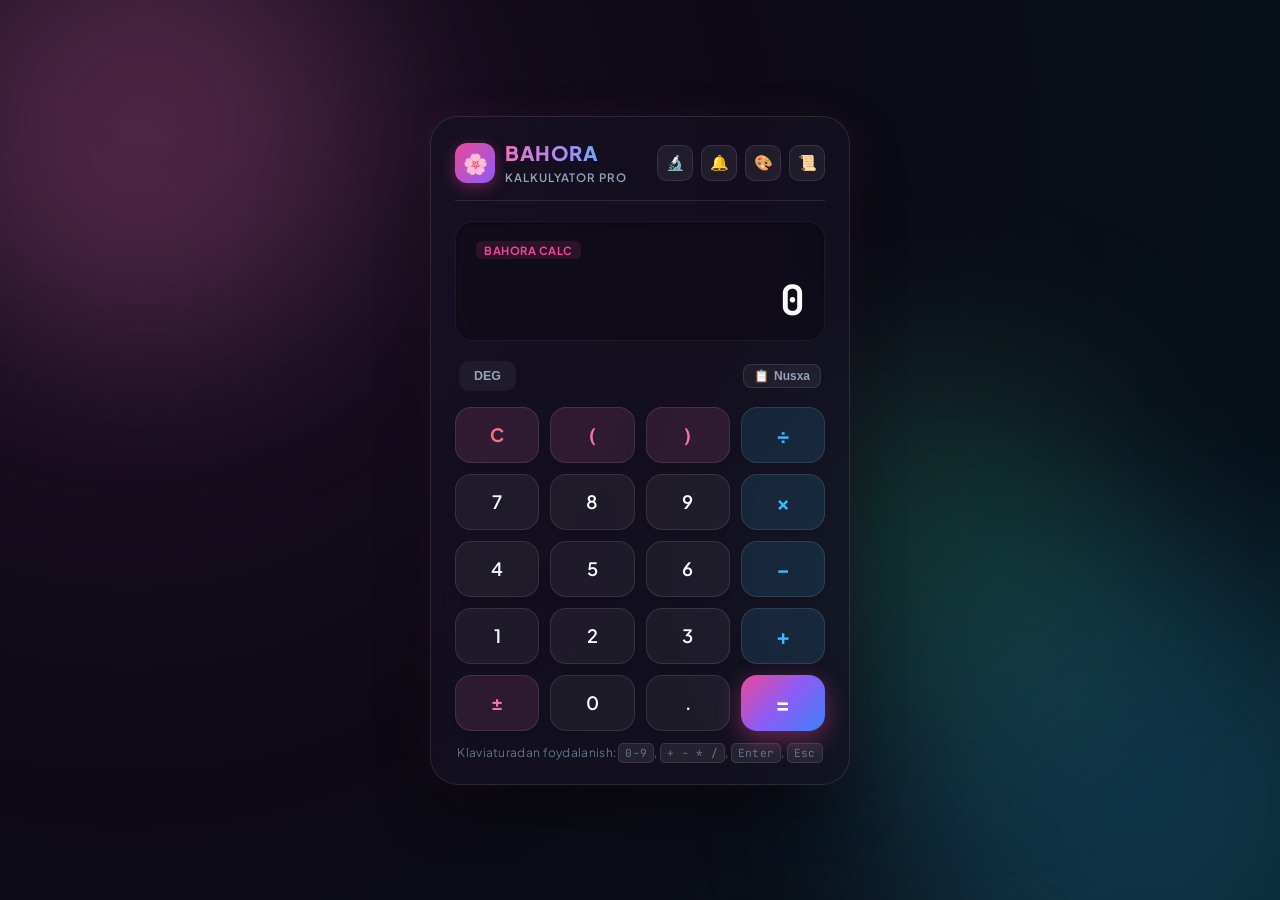
<file: index.html>
<!DOCTYPE html>
<html lang="uz">
<head>
  <meta charset="UTF-8">
  <meta name="viewport" content="width=device-width, initial-scale=1.0">
  <title>Bahora - Zamonaviy Kalkulyator</title>
  <meta name="description" content="Bahora - Chiroyli, tezkor va ilmiy funksiyalarga ega zamonaviy kalkulyator">
  <!-- Google Fonts -->
  <link rel="preconnect" href="https://fonts.googleapis.com">
  <link rel="preconnect" href="https://fonts.gstatic.com" crossorigin>
  <link href="https://fonts.googleapis.com/css2?family=JetBrains+Mono:wght@400;600;700&family=Plus+Jakarta+Sans:wght@400;500;600;700;800&display=swap" rel="stylesheet">
  <style>
/* ==========================================================================
   BAHORA CALCULATOR - STYLESHEET
   ========================================================================== */
:root {
  --bg-gradient: radial-gradient(circle at 10% 20%, #1e1026 0%, #0d0914 45%, #05141b 100%);
  --blob-1: rgba(244, 114, 182, 0.22);
  --blob-2: rgba(56, 189, 248, 0.2);
  --blob-3: rgba(52, 211, 153, 0.18);
  
  --card-bg: rgba(23, 19, 36, 0.68);
  --card-border: rgba(255, 255, 255, 0.1);
  --card-shadow: 0 25px 60px -15px rgba(0, 0, 0, 0.65), 0 0 40px rgba(244, 114, 182, 0.08);

  --btn-num-bg: rgba(255, 255, 255, 0.05);
  --btn-num-hover: rgba(255, 255, 255, 0.12);
  --btn-num-active: rgba(255, 255, 255, 0.18);
  --btn-num-color: #f8fafc;

  --btn-fn-bg: rgba(244, 114, 182, 0.12);
  --btn-fn-hover: rgba(244, 114, 182, 0.22);
  --btn-fn-color: #f472b6;

  --btn-op-bg: rgba(56, 189, 248, 0.12);
  --btn-op-hover: rgba(56, 189, 248, 0.24);
  --btn-op-color: #38bdf8;

  --btn-equal-bg: linear-gradient(135deg, #ec4899 0%, #8b5cf6 50%, #3b82f6 100%);
  --btn-equal-hover: linear-gradient(135deg, #f472b6 0%, #a78bfa 50%, #60a5fa 100%);
  --btn-equal-shadow: 0 8px 24px rgba(236, 72, 153, 0.4);
  --btn-equal-color: #ffffff;

  --btn-clear-color: #fb7185;

  --text-main: #f8fafc;
  --text-muted: #94a3b8;
  --text-dim: #64748b;
  --accent: #ec4899;

  --font-main: 'Plus Jakarta Sans', system-ui, -apple-system, sans-serif;
  --font-mono: 'JetBrains Mono', monospace;
  --radius-lg: 28px;
  --radius-md: 18px;
  --radius-sm: 12px;
}

[data-theme="cyber"] {
  --bg-gradient: radial-gradient(circle at 50% 0%, #0d1117 0%, #030712 100%);
  --blob-1: rgba(6, 182, 212, 0.22);
  --blob-2: rgba(147, 51, 234, 0.22);
  --blob-3: rgba(16, 185, 129, 0.15);

  --card-bg: rgba(15, 23, 42, 0.75);
  --card-border: rgba(6, 182, 212, 0.2);
  --card-shadow: 0 25px 60px -15px rgba(0, 0, 0, 0.8), 0 0 35px rgba(6, 182, 212, 0.15);

  --btn-num-bg: rgba(30, 41, 59, 0.7);
  --btn-num-hover: rgba(51, 65, 85, 0.9);
  --btn-num-color: #f1f5f9;

  --btn-fn-bg: rgba(168, 85, 247, 0.16);
  --btn-fn-hover: rgba(168, 85, 247, 0.28);
  --btn-fn-color: #c084fc;

  --btn-op-bg: rgba(6, 182, 212, 0.15);
  --btn-op-hover: rgba(6, 182, 212, 0.28);
  --btn-op-color: #22d3ee;

  --btn-equal-bg: linear-gradient(135deg, #06b6d4 0%, #3b82f6 50%, #8b5cf6 100%);
  --btn-equal-hover: linear-gradient(135deg, #22d3ee 0%, #60a5fa 50%, #a78bfa 100%);
  --btn-equal-shadow: 0 8px 24px rgba(6, 182, 212, 0.45);
  --btn-equal-color: #ffffff;
  --accent: #06b6d4;
}

[data-theme="light"] {
  --bg-gradient: radial-gradient(circle at 10% 20%, #fef2f2 0%, #f0fdf4 50%, #eff6ff 100%);
  --blob-1: rgba(251, 113, 133, 0.25);
  --blob-2: rgba(56, 189, 248, 0.25);
  --blob-3: rgba(74, 222, 128, 0.2);

  --card-bg: rgba(255, 255, 255, 0.75);
  --card-border: rgba(255, 255, 255, 0.9);
  --card-shadow: 0 25px 50px -12px rgba(100, 116, 139, 0.25), 0 0 25px rgba(244, 114, 182, 0.15);

  --btn-num-bg: rgba(255, 255, 255, 0.85);
  --btn-num-hover: #ffffff;
  --btn-num-active: #f1f5f9;
  --btn-num-color: #1e293b;

  --btn-fn-bg: rgba(244, 114, 182, 0.15);
  --btn-fn-hover: rgba(244, 114, 182, 0.25);
  --btn-fn-color: #db2777;

  --btn-op-bg: rgba(14, 165, 233, 0.14);
  --btn-op-hover: rgba(14, 165, 233, 0.25);
  --btn-op-color: #0284c7;

  --btn-equal-bg: linear-gradient(135deg, #f43f5e 0%, #ec4899 50%, #8b5cf6 100%);
  --btn-equal-hover: linear-gradient(135deg, #fb7185 0%, #f472b6 50%, #a78bfa 100%);
  --btn-equal-shadow: 0 8px 24px rgba(244, 63, 94, 0.35);
  --btn-equal-color: #ffffff;

  --text-main: #0f172a;
  --text-muted: #64748b;
  --text-dim: #94a3b8;
  --accent: #f43f5e;
}

* {
  margin: 0;
  padding: 0;
  box-sizing: border-box;
  -webkit-tap-highlight-color: transparent;
  user-select: none;
}

body {
  font-family: var(--font-main);
  background: var(--bg-gradient);
  color: var(--text-main);
  min-height: 100vh;
  display: flex;
  align-items: center;
  justify-content: center;
  position: relative;
  overflow-x: hidden;
  padding: 20px;
}

.background-blobs {
  position: fixed;
  inset: 0;
  overflow: hidden;
  pointer-events: none;
  z-index: 0;
}

.blob {
  position: absolute;
  filter: blur(90px);
  border-radius: 50%;
  animation: blobFloat 16s ease-in-out infinite alternate;
}

.blob-1 {
  width: 450px;
  height: 450px;
  background: var(--blob-1);
  top: -100px;
  left: -80px;
}

.blob-2 {
  width: 500px;
  height: 500px;
  background: var(--blob-2);
  bottom: -150px;
  right: -100px;
  animation-duration: 22s;
  animation-delay: -5s;
}

.blob-3 {
  width: 350px;
  height: 350px;
  background: var(--blob-3);
  top: 40%;
  left: 60%;
  animation-duration: 18s;
  animation-delay: -9s;
}

@keyframes blobFloat {
  0% { transform: translate(0, 0) scale(1); }
  50% { transform: translate(40px, -30px) scale(1.08); }
  100% { transform: translate(-30px, 40px) scale(0.95); }
}

.calculator-app {
  position: relative;
  z-index: 1;
  display: flex;
  gap: 24px;
  max-width: 960px;
  width: 100%;
  align-items: flex-start;
  justify-content: center;
  transition: all 0.3s ease;
}

.calculator-card {
  background: var(--card-bg);
  backdrop-filter: blur(24px);
  -webkit-backdrop-filter: blur(24px);
  border: 1px solid var(--card-border);
  box-shadow: var(--card-shadow);
  border-radius: var(--radius-lg);
  padding: 24px;
  width: 100%;
  max-width: 420px;
  position: relative;
  transition: max-width 0.3s cubic-bezier(0.16, 1, 0.3, 1), transform 0.2s ease;
}

.calculator-card.scientific-active {
  max-width: 540px;
}

.calc-header {
  display: flex;
  align-items: center;
  justify-content: space-between;
  margin-bottom: 20px;
  padding-bottom: 14px;
  border-bottom: 1px solid var(--card-border);
}

.brand {
  display: flex;
  align-items: center;
  gap: 10px;
}

.brand-icon {
  width: 40px;
  height: 40px;
  background: linear-gradient(135deg, #ec4899, #8b5cf6);
  border-radius: 12px;
  display: flex;
  align-items: center;
  justify-content: center;
  font-size: 20px;
  box-shadow: 0 4px 15px rgba(236, 72, 153, 0.35);
  animation: pulseBrand 3s ease-in-out infinite alternate;
}

@keyframes pulseBrand {
  0% { transform: scale(1); box-shadow: 0 4px 15px rgba(236, 72, 153, 0.35); }
  100% { transform: scale(1.05); box-shadow: 0 6px 20px rgba(236, 72, 153, 0.55); }
}

.brand-text h1 {
  font-size: 1.25rem;
  font-weight: 800;
  letter-spacing: 0.5px;
  background: linear-gradient(120deg, #f472b6, #a78bfa, #38bdf8);
  -webkit-background-clip: text;
  -webkit-text-fill-color: transparent;
  line-height: 1.2;
}

.brand-text span {
  font-size: 0.72rem;
  color: var(--text-muted);
  text-transform: uppercase;
  letter-spacing: 1px;
  font-weight: 600;
}

.header-actions {
  display: flex;
  align-items: center;
  gap: 8px;
}

.icon-btn {
  background: rgba(255, 255, 255, 0.06);
  border: 1px solid var(--card-border);
  color: var(--text-muted);
  width: 36px;
  height: 36px;
  border-radius: 10px;
  display: flex;
  align-items: center;
  justify-content: center;
  cursor: pointer;
  transition: all 0.2s ease;
  font-size: 15px;
}

.icon-btn:hover {
  background: rgba(255, 255, 255, 0.15);
  color: var(--text-main);
  transform: translateY(-1px);
}

.icon-btn.active {
  background: var(--accent);
  color: #fff;
  border-color: var(--accent);
}

.calc-screen {
  background: rgba(0, 0, 0, 0.2);
  border: 1px solid rgba(255, 255, 255, 0.05);
  border-radius: var(--radius-md);
  padding: 16px 20px;
  margin-bottom: 20px;
  position: relative;
  min-height: 120px;
  display: flex;
  flex-direction: column;
  justify-content: space-between;
  box-shadow: inset 0 2px 8px rgba(0, 0, 0, 0.25);
}

.screen-top {
  display: flex;
  align-items: center;
  justify-content: space-between;
  min-height: 24px;
}

.mode-badge {
  font-size: 0.7rem;
  font-weight: 700;
  text-transform: uppercase;
  color: var(--accent);
  background: rgba(236, 72, 153, 0.12);
  padding: 2px 8px;
  border-radius: 6px;
  letter-spacing: 0.5px;
}

.screen-history {
  font-family: var(--font-mono);
  font-size: 0.95rem;
  color: var(--text-muted);
  text-align: right;
  overflow-x: auto;
  white-space: nowrap;
  scrollbar-width: none;
}

.screen-history::-webkit-scrollbar {
  display: none;
}

.screen-main {
  display: flex;
  align-items: baseline;
  justify-content: flex-end;
  position: relative;
  overflow: hidden;
}

.screen-value {
  font-family: var(--font-mono);
  font-size: 2.6rem;
  font-weight: 700;
  color: var(--text-main);
  text-align: right;
  word-break: break-all;
  white-space: nowrap;
  letter-spacing: -0.5px;
  transition: font-size 0.15s ease;
  line-height: 1.1;
  max-width: 100%;
  overflow-x: auto;
  scrollbar-width: none;
}

.screen-value::-webkit-scrollbar {
  display: none;
}

.quick-bar {
  display: flex;
  align-items: center;
  justify-content: space-between;
  margin-bottom: 16px;
  padding: 0 4px;
}

.quick-tabs {
  display: flex;
  gap: 6px;
  background: rgba(255, 255, 255, 0.05);
  padding: 3px;
  border-radius: 10px;
}

.tab-btn {
  background: transparent;
  border: none;
  color: var(--text-muted);
  font-size: 0.78rem;
  font-weight: 600;
  padding: 5px 12px;
  border-radius: 7px;
  cursor: pointer;
  transition: all 0.2s ease;
}

.tab-btn.active {
  background: rgba(255, 255, 255, 0.15);
  color: var(--text-main);
}

.quick-actions {
  display: flex;
  gap: 6px;
}

.copy-btn {
  background: rgba(255, 255, 255, 0.06);
  border: 1px solid var(--card-border);
  color: var(--text-muted);
  font-size: 0.75rem;
  font-weight: 600;
  padding: 4px 10px;
  border-radius: 8px;
  cursor: pointer;
  display: flex;
  align-items: center;
  gap: 5px;
  transition: all 0.2s ease;
}

.copy-btn:hover {
  background: rgba(255, 255, 255, 0.12);
  color: var(--text-main);
}

.keypad-container {
  display: flex;
  gap: 12px;
}

.scientific-grid {
  display: grid;
  grid-template-columns: repeat(3, 1fr);
  gap: 10px;
  width: 170px;
  transition: all 0.3s cubic-bezier(0.16, 1, 0.3, 1);
  overflow: hidden;
}

.scientific-grid.hidden {
  display: none;
}

.standard-grid {
  display: grid;
  grid-template-columns: repeat(4, 1fr);
  gap: 11px;
  flex: 1;
}

.calc-btn {
  height: 56px;
  border-radius: 16px;
  border: 1px solid var(--card-border);
  background: var(--btn-num-bg);
  color: var(--btn-num-color);
  font-family: var(--font-main);
  font-size: 1.15rem;
  font-weight: 600;
  cursor: pointer;
  display: flex;
  align-items: center;
  justify-content: center;
  transition: all 0.15s cubic-bezier(0.4, 0, 0.2, 1);
  position: relative;
  overflow: hidden;
  box-shadow: 0 4px 6px -1px rgba(0, 0, 0, 0.1);
}

.calc-btn:hover {
  background: var(--btn-num-hover);
  transform: translateY(-2px);
  box-shadow: 0 6px 14px rgba(0, 0, 0, 0.2);
}

.calc-btn:active {
  transform: translateY(1px) scale(0.97);
  box-shadow: 0 2px 4px rgba(0, 0, 0, 0.15);
}

.btn-sci {
  height: 50px;
  font-size: 0.95rem;
  background: rgba(255, 255, 255, 0.04);
  color: var(--text-muted);
}

.btn-sci:hover {
  background: rgba(255, 255, 255, 0.12);
  color: var(--text-main);
}

.btn-fn {
  background: var(--btn-fn-bg);
  color: var(--btn-fn-color);
  font-weight: 700;
}

.btn-fn:hover {
  background: var(--btn-fn-hover);
}

.btn-op {
  background: var(--btn-op-bg);
  color: var(--btn-op-color);
  font-size: 1.35rem;
  font-weight: 700;
}

.btn-op:hover {
  background: var(--btn-op-hover);
}

.btn-clear {
  color: var(--btn-clear-color);
}

.btn-equal {
  background: var(--btn-equal-bg);
  color: var(--btn-equal-color);
  font-size: 1.45rem;
  font-weight: 700;
  box-shadow: var(--btn-equal-shadow);
  border: none;
}

.btn-equal:hover {
  background: var(--btn-equal-hover);
  box-shadow: 0 10px 28px rgba(236, 72, 153, 0.55);
  transform: translateY(-2px);
}

.history-drawer {
  background: var(--card-bg);
  backdrop-filter: blur(24px);
  -webkit-backdrop-filter: blur(24px);
  border: 1px solid var(--card-border);
  box-shadow: var(--card-shadow);
  border-radius: var(--radius-lg);
  padding: 24px;
  width: 320px;
  height: 560px;
  display: flex;
  flex-direction: column;
  transition: all 0.3s ease;
}

.history-drawer.closed {
  display: none;
}

.history-header {
  display: flex;
  align-items: center;
  justify-content: space-between;
  margin-bottom: 16px;
  padding-bottom: 12px;
  border-bottom: 1px solid var(--card-border);
}

.history-header h2 {
  font-size: 1.05rem;
  font-weight: 700;
  display: flex;
  align-items: center;
  gap: 8px;
}

.clear-history-btn {
  background: transparent;
  border: none;
  color: var(--text-dim);
  font-size: 0.8rem;
  font-weight: 600;
  cursor: pointer;
  transition: color 0.2s;
  padding: 4px 8px;
  border-radius: 6px;
}

.clear-history-btn:hover {
  color: var(--btn-clear-color);
  background: rgba(251, 113, 133, 0.1);
}

.history-list {
  flex: 1;
  overflow-y: auto;
  display: flex;
  flex-direction: column;
  gap: 12px;
  padding-right: 4px;
}

.history-list::-webkit-scrollbar {
  width: 5px;
}

.history-list::-webkit-scrollbar-thumb {
  background: rgba(255, 255, 255, 0.15);
  border-radius: 10px;
}

.history-empty {
  margin: auto;
  text-align: center;
  color: var(--text-dim);
  font-size: 0.9rem;
}

.history-empty span {
  display: block;
  font-size: 2.2rem;
  margin-bottom: 8px;
  opacity: 0.6;
}

.history-item {
  background: rgba(255, 255, 255, 0.04);
  border: 1px solid var(--card-border);
  border-radius: 12px;
  padding: 12px 14px;
  cursor: pointer;
  transition: all 0.2s ease;
  text-align: right;
}

.history-item:hover {
  background: rgba(255, 255, 255, 0.08);
  border-color: rgba(255, 255, 255, 0.2);
  transform: translateX(-2px);
}

.history-expr {
  font-family: var(--font-mono);
  font-size: 0.85rem;
  color: var(--text-muted);
  margin-bottom: 4px;
  word-break: break-all;
}

.history-result {
  font-family: var(--font-mono);
  font-size: 1.15rem;
  font-weight: 700;
  color: var(--accent);
}

.history-time {
  font-size: 0.68rem;
  color: var(--text-dim);
  margin-top: 4px;
}

.toast {
  position: fixed;
  bottom: 30px;
  left: 50%;
  transform: translateX(-50%) translateY(100px);
  background: rgba(15, 23, 42, 0.92);
  backdrop-filter: blur(12px);
  color: #f8fafc;
  padding: 10px 20px;
  border-radius: 30px;
  font-size: 0.85rem;
  font-weight: 600;
  border: 1px solid rgba(255, 255, 255, 0.15);
  box-shadow: 0 10px 25px rgba(0, 0, 0, 0.4);
  pointer-events: none;
  opacity: 0;
  transition: all 0.3s cubic-bezier(0.16, 1, 0.3, 1);
  z-index: 999;
  display: flex;
  align-items: center;
  gap: 8px;
}

.toast.show {
  transform: translateX(-50%) translateY(0);
  opacity: 1;
}

.keyboard-hint {
  text-align: center;
  font-size: 0.75rem;
  color: var(--text-dim);
  margin-top: 14px;
  letter-spacing: 0.3px;
}

.keyboard-hint kbd {
  background: rgba(255, 255, 255, 0.08);
  border: 1px solid var(--card-border);
  padding: 2px 6px;
  border-radius: 5px;
  font-family: var(--font-mono);
  font-size: 0.7rem;
}

@media (max-width: 820px) {
  .calculator-app {
    flex-direction: column;
    align-items: center;
  }
  .history-drawer {
    width: 100%;
    max-width: 420px;
    height: 320px;
  }
  .calculator-card.scientific-active {
    max-width: 100%;
  }
}

@media (max-width: 520px) {
  body {
    padding: 12px;
  }
  .calculator-card {
    padding: 16px;
    border-radius: 22px;
  }
  .calc-btn {
    height: 50px;
    font-size: 1.05rem;
    border-radius: 12px;
  }
  .btn-sci {
    height: 44px;
    font-size: 0.82rem;
  }
  .screen-value {
    font-size: 2.1rem;
  }
}
  </style>
</head>
<body>

  <!-- Ambient Glowing Blobs -->
  <div class="background-blobs">
    <div class="blob blob-1"></div>
    <div class="blob blob-2"></div>
    <div class="blob blob-3"></div>
  </div>

  <main class="calculator-app">
    
    <!-- Calculator Main Card -->
    <section class="calculator-card" id="calculatorCard">
      
      <!-- Top Brand & Header -->
      <header class="calc-header">
        <div class="brand">
          <div class="brand-icon" aria-hidden="true">🌸</div>
          <div class="brand-text">
            <h1>BAHORA</h1>
            <span>Kalkulyator Pro</span>
          </div>
        </div>
        <div class="header-actions">
          <button class="icon-btn" id="sciToggleBtn" title="Ilmiy rejimni yoqish/o'chirish" aria-label="Ilmiy rejim">
            🔬
          </button>
          <button class="icon-btn" id="soundToggleBtn" title="Ovozni yoqish/o'chirish" aria-label="Ovoz sozlamasi">
            🔔
          </button>
          <button class="icon-btn" id="themeToggleBtn" title="Mavzuni almashtirish" aria-label="Mavzu">
            🎨
          </button>
          <button class="icon-btn" id="historyToggleBtn" title="Tarixni ochish" aria-label="Hisoblar tarixi">
            📜
          </button>
        </div>
      </header>

      <!-- Screen Display -->
      <div class="calc-screen" id="calcScreen">
        <div class="screen-top">
          <span class="mode-badge" id="modeBadge">BAHORA CALC</span>
          <div class="screen-history" id="screenHistory" aria-live="polite"></div>
        </div>
        <div class="screen-main">
          <div class="screen-value" id="screenValue" aria-live="assertive">0</div>
        </div>
      </div>

      <!-- Quick Action Controls -->
      <div class="quick-bar">
        <div class="quick-tabs">
          <button class="tab-btn" id="angleToggleBtn" title="Burchak o'lchovi: Gradus yoki Radian">DEG</button>
        </div>
        <div class="quick-actions">
          <button class="copy-btn" id="copyBtn" title="Natijani nusxalash">
            <span>📋</span> Nusxa
          </button>
        </div>
      </div>

      <!-- Keypad Container -->
      <div class="keypad-container">
        
        <!-- Scientific Extended Keypad (Toggleable) -->
        <div class="scientific-grid hidden" id="scientificGrid">
          <button class="calc-btn btn-sci" data-action="sci-fn" data-val="sin" title="Sinus">sin</button>
          <button class="calc-btn btn-sci" data-action="sci-fn" data-val="cos" title="Kosinus">cos</button>
          <button class="calc-btn btn-sci" data-action="sci-fn" data-val="tan" title="Tangens">tan</button>

          <button class="calc-btn btn-sci" data-action="sci-fn" data-val="sqrt" title="Kvadrat ildiz">√</button>
          <button class="calc-btn btn-sci" data-action="sci-fn" data-val="sqr" title="Kvadrat (x²)">x²</button>
          <button class="calc-btn btn-sci" data-action="sci-fn" data-val="pow" title="Daraja (xʸ)">xʸ</button>

          <button class="calc-btn btn-sci" data-action="sci-fn" data-val="log" title="O'nlik logarifm">log</button>
          <button class="calc-btn btn-sci" data-action="sci-fn" data-val="ln" title="Natural logarifm">ln</button>
          <button class="calc-btn btn-sci" data-action="sci-fn" data-val="recip" title="Teskari son (1/x)">1/x</button>

          <button class="calc-btn btn-sci" data-action="const" data-val="pi" title="Pi soni (π)">π</button>
          <button class="calc-btn btn-sci" data-action="const" data-val="e" title="Eyler soni (e)">e</button>
          <button class="calc-btn btn-sci" data-action="sci-fn" data-val="fact" title="Faktorial (n!)">n!</button>
        </div>

        <!-- Standard Primary Keypad -->
        <div class="standard-grid">
          <!-- Row 1 -->
          <button class="calc-btn btn-fn btn-clear" data-action="clear" title="Hammasini tozalash (Esc)">C</button>
          <button class="calc-btn btn-fn" data-action="paren" data-val="(">(</button>
          <button class="calc-btn btn-fn" data-action="paren" data-val=")">)</button>
          <button class="calc-btn btn-op" data-action="op" data-val="÷">÷</button>

          <!-- Row 2 -->
          <button class="calc-btn" data-action="num" data-val="7">7</button>
          <button class="calc-btn" data-action="num" data-val="8">8</button>
          <button class="calc-btn" data-action="num" data-val="9">9</button>
          <button class="calc-btn btn-op" data-action="op" data-val="×">×</button>

          <!-- Row 3 -->
          <button class="calc-btn" data-action="num" data-val="4">4</button>
          <button class="calc-btn" data-action="num" data-val="5">5</button>
          <button class="calc-btn" data-action="num" data-val="6">6</button>
          <button class="calc-btn btn-op" data-action="op" data-val="-">−</button>

          <!-- Row 4 -->
          <button class="calc-btn" data-action="num" data-val="1">1</button>
          <button class="calc-btn" data-action="num" data-val="2">2</button>
          <button class="calc-btn" data-action="num" data-val="3">3</button>
          <button class="calc-btn btn-op" data-action="op" data-val="+">+</button>

          <!-- Row 5 -->
          <button class="calc-btn btn-fn" data-action="pm" title="Ishorani o'zgartirish">±</button>
          <button class="calc-btn" data-action="num" data-val="0">0</button>
          <button class="calc-btn" data-action="decimal">.</button>
          <button class="calc-btn btn-equal" data-action="eq" title="Teng (Enter)">=</button>
        </div>
      </div>

      <!-- Keyboard tip -->
      <footer class="keyboard-hint">
        Klaviaturadan foydalanish: <kbd>0-9</kbd>, <kbd>+ - * /</kbd>, <kbd>Enter</kbd>, <kbd>Esc</kbd>
      </footer>
    </section>

    <!-- History Slide Drawer -->
    <aside class="history-drawer closed" id="historyDrawer" aria-label="Hisob-kitoblar tarixi">
      <div class="history-header">
        <h2><span>📜</span> Tarix</h2>
        <button class="clear-history-btn" id="clearHistoryBtn">Tozalash</button>
      </div>
      <div class="history-list" id="historyList">
        <!-- Rendered dynamically -->
      </div>
    </aside>

  </main>

  <!-- Interactive Toast Notification -->
  <div class="toast" id="toast" role="status" aria-live="polite"></div>

  <script>
class BahoraCalculator {
  constructor() {
    this.currentVal = '0';
    this.exprVal = '';
    this.history = JSON.parse(localStorage.getItem('bahora_calc_history') || '[]');
    this.soundEnabled = localStorage.getItem('bahora_calc_sound') !== 'false';
    this.currentTheme = localStorage.getItem('bahora_calc_theme') || 'bahora';
    this.angleMode = 'DEG';
    this.justEvaluated = false;

    this.audioCtx = null;
    this.initElements();
    this.initAudio();
    this.bindEvents();
    this.applyTheme(this.currentTheme);
    this.render();
    this.renderHistory();
  }

  initElements() {
    this.screenValue = document.getElementById('screenValue');
    this.screenHistory = document.getElementById('screenHistory');
    this.modeBadge = document.getElementById('modeBadge');
    this.historyList = document.getElementById('historyList');
    this.historyDrawer = document.getElementById('historyDrawer');
    this.calcCard = document.getElementById('calculatorCard');
    this.sciGrid = document.getElementById('scientificGrid');
    this.toastEl = document.getElementById('toast');
    this.soundToggleBtn = document.getElementById('soundToggleBtn');
    this.themeToggleBtn = document.getElementById('themeToggleBtn');
    this.sciToggleBtn = document.getElementById('sciToggleBtn');
    this.historyToggleBtn = document.getElementById('historyToggleBtn');
    this.angleToggleBtn = document.getElementById('angleToggleBtn');
  }

  initAudio() {
    try {
      const AudioContext = window.AudioContext || window.webkitAudioContext;
      if (AudioContext) {
        this.audioCtx = new AudioContext();
      }
    } catch (e) {
      console.warn('AudioContext unavailable');
    }
  }

  playClickSound(freq = 600, duration = 0.035) {
    if (!this.soundEnabled || !this.audioCtx) return;
    try {
      if (this.audioCtx.state === 'suspended') {
        this.audioCtx.resume();
      }
      const osc = this.audioCtx.createOscillator();
      const gain = this.audioCtx.createGain();

      osc.type = 'sine';
      osc.frequency.setValueAtTime(freq, this.audioCtx.currentTime);
      osc.frequency.exponentialRampToValueAtTime(freq * 0.5, this.audioCtx.currentTime + duration);

      gain.gain.setValueAtTime(0.08, this.audioCtx.currentTime);
      gain.gain.exponentialRampToValueAtTime(0.001, this.audioCtx.currentTime + duration);

      osc.connect(gain);
      gain.connect(this.audioCtx.destination);

      osc.start();
      osc.stop(this.audioCtx.currentTime + duration);
    } catch (e) {
      // Ignore
    }
  }

  bindEvents() {
    document.querySelectorAll('.calc-btn').forEach(btn => {
      btn.addEventListener('click', () => {
        const action = btn.dataset.action;
        const val = btn.dataset.val;
        this.handleButton(action, val);
      });
    });

    this.soundToggleBtn?.addEventListener('click', () => {
      this.soundEnabled = !this.soundEnabled;
      localStorage.setItem('bahora_calc_sound', this.soundEnabled);
      this.updateSoundBtn();
      this.showToast(this.soundEnabled ? "Ovoz yoqildi 🔊" : "Ovoz o'chirildi 🔇");
    });

    this.themeToggleBtn?.addEventListener('click', () => {
      const themes = ['bahora', 'cyber', 'light'];
      const nextIdx = (themes.indexOf(this.currentTheme) + 1) % themes.length;
      this.applyTheme(themes[nextIdx]);
    });

    this.sciToggleBtn?.addEventListener('click', () => {
      const isHidden = this.sciGrid.classList.contains('hidden');
      if (isHidden) {
        this.sciGrid.classList.remove('hidden');
        this.calcCard.classList.add('scientific-active');
        this.sciToggleBtn.classList.add('active');
        this.showToast("Ilmiy rejim yoqildi 🔬");
      } else {
        this.sciGrid.classList.add('hidden');
        this.calcCard.classList.remove('scientific-active');
        this.sciToggleBtn.classList.remove('active');
        this.showToast("Oddiy rejim 📱");
      }
    });

    this.historyToggleBtn?.addEventListener('click', () => {
      this.historyDrawer.classList.toggle('closed');
      this.historyToggleBtn.classList.toggle('active', !this.historyDrawer.classList.contains('closed'));
    });

    document.getElementById('clearHistoryBtn')?.addEventListener('click', () => {
      this.history = [];
      localStorage.removeItem('bahora_calc_history');
      this.renderHistory();
      this.showToast("Hisoblar tarixi tozalandi 🗑️");
    });

    document.getElementById('copyBtn')?.addEventListener('click', () => {
      navigator.clipboard.writeText(this.currentVal).then(() => {
        this.showToast(`Nusxalandi: ${this.currentVal} 📋`);
      }).catch(() => {
        this.showToast("Nusxalashda xatolik");
      });
    });

    this.angleToggleBtn?.addEventListener('click', () => {
      this.angleMode = this.angleMode === 'DEG' ? 'RAD' : 'DEG';
      if (this.angleToggleBtn) this.angleToggleBtn.textContent = this.angleMode;
      this.showToast(`Burchak o'lchovi: ${this.angleMode}`);
    });

    window.addEventListener('keydown', (e) => this.handleKeyboard(e));
  }

  handleButton(action, val) {
    this.playClickSound(action === 'num' ? 650 : (action === 'op' || action === 'eq' ? 850 : 450));

    switch (action) {
      case 'num':
        this.appendDigit(val);
        break;
      case 'decimal':
        this.appendDecimal();
        break;
      case 'op':
        this.appendOperator(val);
        break;
      case 'paren':
        this.appendParenthesis(val);
        break;
      case 'clear':
        this.clearAll();
        break;
      case 'clear-entry':
        this.clearEntry();
        break;
      case 'backspace':
        this.backspace();
        break;
      case 'pm':
        this.toggleSign();
        break;
      case 'percent':
        this.applyPercent();
        break;
      case 'eq':
        this.evaluate();
        break;
      case 'sci-fn':
        this.applySciFunction(val);
        break;
      case 'const':
        this.insertConstant(val);
        break;
    }

    this.render();
  }

  appendDigit(digit) {
    if (this.justEvaluated) {
      this.currentVal = digit;
      this.justEvaluated = false;
    } else {
      if (this.currentVal === '0') {
        this.currentVal = digit;
      } else {
        if (this.currentVal.length < 24) {
          this.currentVal += digit;
        }
      }
    }
  }

  appendDecimal() {
    if (this.justEvaluated) {
      this.currentVal = '0.';
      this.justEvaluated = false;
      return;
    }
    if (!this.currentVal.includes('.')) {
      this.currentVal += '.';
    }
  }

  appendOperator(op) {
    if (this.justEvaluated) {
      this.justEvaluated = false;
    }
    let cleanVal = this.currentVal.endsWith('.') ? this.currentVal.slice(0, -1) : this.currentVal;
    this.exprVal += ` ${cleanVal} ${op}`;
    this.currentVal = '0';
  }

  appendParenthesis(p) {
    if (p === '(') {
      if (this.currentVal === '0') {
        this.exprVal += ' (';
      } else {
        this.exprVal += ` ${this.currentVal} × (`;
        this.currentVal = '0';
      }
    } else if (p === ')') {
      this.exprVal += ` ${this.currentVal} )`;
      this.currentVal = '0';
    }
  }

  clearAll() {
    this.currentVal = '0';
    this.exprVal = '';
    this.justEvaluated = false;
  }

  clearEntry() {
    this.currentVal = '0';
  }

  backspace() {
    if (this.justEvaluated) {
      this.exprVal = '';
      this.justEvaluated = false;
    }
    if (this.currentVal.length > 1) {
      this.currentVal = this.currentVal.slice(0, -1);
    } else {
      this.currentVal = '0';
    }
  }

  toggleSign() {
    if (this.currentVal === '0') return;
    if (this.currentVal.startsWith('-')) {
      this.currentVal = this.currentVal.slice(1);
    } else {
      this.currentVal = '-' + this.currentVal;
    }
  }

  applyPercent() {
    const num = parseFloat(this.currentVal);
    if (!isNaN(num)) {
      this.currentVal = String(this.formatFloat(num / 100));
    }
  }

  applySciFunction(fn) {
    let num = parseFloat(this.currentVal);
    if (isNaN(num)) return;
    let res = 0;

    switch (fn) {
      case 'sin':
        let angleSin = this.angleMode === 'DEG' ? (num * Math.PI) / 180 : num;
        res = Math.sin(angleSin);
        break;
      case 'cos':
        let angleCos = this.angleMode === 'DEG' ? (num * Math.PI) / 180 : num;
        res = Math.cos(angleCos);
        break;
      case 'tan':
        let angleTan = this.angleMode === 'DEG' ? (num * Math.PI) / 180 : num;
        if (Math.abs(Math.cos(angleTan)) < 1e-12) {
          this.currentVal = 'Aniqlanmagan';
          this.justEvaluated = true;
          return;
        }
        res = Math.tan(angleTan);
        break;
      case 'sqrt':
        if (num < 0) {
          this.currentVal = 'Xato (√ manfiy)';
          this.justEvaluated = true;
          return;
        }
        res = Math.sqrt(num);
        break;
      case 'sqr':
        res = num * num;
        break;
      case 'cube':
        res = num * num * num;
        break;
      case 'pow':
        this.exprVal += ` ${num} ^`;
        this.currentVal = '0';
        return;
      case 'recip':
        if (num === 0) {
          this.currentVal = '0 ga bo‘lib bo‘lmaydi';
          this.justEvaluated = true;
          return;
        }
        res = 1 / num;
        break;
      case 'fact':
        if (num < 0 || !Number.isInteger(num) || num > 170) {
          this.currentVal = 'Xato';
          this.justEvaluated = true;
          return;
        }
        res = this.factorial(num);
        break;
      case 'log':
        if (num <= 0) {
          this.currentVal = 'Xato';
          this.justEvaluated = true;
          return;
        }
        res = Math.log10(num);
        break;
      case 'ln':
        if (num <= 0) {
          this.currentVal = 'Xato';
          this.justEvaluated = true;
          return;
        }
        res = Math.log(num);
        break;
      case 'abs':
        res = Math.abs(num);
        break;
    }

    this.currentVal = String(this.formatFloat(res));
    this.justEvaluated = true;
  }

  factorial(n) {
    if (n === 0 || n === 1) return 1;
    let total = 1;
    for (let i = 2; i <= n; i++) total *= i;
    return total;
  }

  insertConstant(c) {
    if (c === 'pi') {
      this.currentVal = String(Math.PI);
    } else if (c === 'e') {
      this.currentVal = String(Math.E);
    }
    this.justEvaluated = true;
  }

  evaluate() {
    let fullExpr = `${this.exprVal} ${this.currentVal}`.trim();
    if (!fullExpr) return;

    let jsExpr = fullExpr
      .replace(/×/g, '*')
      .replace(/÷/g, '/')
      .replace(/\^/g, '**');

    const openCount = (jsExpr.match(/\(/g) || []).length;
    const closeCount = (jsExpr.match(/\)/g) || []).length;
    if (openCount > closeCount) {
      jsExpr += ')'.repeat(openCount - closeCount);
    }

    try {
      if (!/^[\d\s+\-*/().%*]+$/.test(jsExpr)) {
        throw new Error('Yaroqsiz ifoda');
      }

      let result = Function(`"use strict"; return (${jsExpr})`)();

      if (!isFinite(result) || isNaN(result)) {
        this.currentVal = '0 ga bo‘lib bo‘lmaydi';
      } else {
        const formatted = this.formatFloat(result);
        const record = {
          expr: fullExpr,
          result: formatted,
          time: new Date().toLocaleTimeString([], { hour: '2-digit', minute: '2-digit' })
        };
        this.addHistory(record);

        this.currentVal = String(formatted);
        this.exprVal = '';
        this.justEvaluated = true;
      }
    } catch (err) {
      this.currentVal = 'Xato';
      this.justEvaluated = true;
    }
  }

  formatFloat(num) {
    if (Number.isInteger(num)) return num;
    return parseFloat(num.toFixed(10));
  }

  addHistory(item) {
    this.history.unshift(item);
    if (this.history.length > 30) this.history.pop();
    localStorage.setItem('bahora_calc_history', JSON.stringify(this.history));
    this.renderHistory();
  }

  renderHistory() {
    if (!this.historyList) return;
    if (this.history.length === 0) {
      this.historyList.innerHTML = `
        <div class="history-empty">
          <span>🧾</span>
          Hozircha hisoblar tarixi yo'q
        </div>
      `;
      return;
    }

    this.historyList.innerHTML = this.history.map((item, idx) => `
      <div class="history-item" data-index="${idx}" title="Qayta yuklash uchun bosing">
        <div class="history-expr">${this.escapeHtml(item.expr)} =</div>
        <div class="history-result">${this.escapeHtml(String(item.result))}</div>
        <div class="history-time">${this.escapeHtml(item.time)}</div>
      </div>
    `).join('');

    this.historyList.querySelectorAll('.history-item').forEach(el => {
      el.addEventListener('click', () => {
        const idx = el.dataset.index;
        const item = this.history[idx];
        if (item) {
          this.currentVal = String(item.result);
          this.exprVal = '';
          this.justEvaluated = false;
          this.render();
          this.showToast(`Qaytarildi: ${item.result} ↩️`);
        }
      });
    });
  }

  render() {
    if (this.screenValue) {
      this.screenValue.textContent = this.currentVal;
      if (this.currentVal.length > 12) {
        this.screenValue.style.fontSize = '1.8rem';
      } else if (this.currentVal.length > 8) {
        this.screenValue.style.fontSize = '2.2rem';
      } else {
        this.screenValue.style.fontSize = '2.6rem';
      }
    }
    if (this.screenHistory) {
      this.screenHistory.textContent = this.exprVal;
    }
  }

  applyTheme(theme) {
    this.currentTheme = theme;
    localStorage.setItem('bahora_calc_theme', theme);
    document.documentElement.setAttribute('data-theme', theme);

    const themeNames = {
      bahora: '🌸 Bahora',
      cyber: '🌌 Kiber Neon',
      light: '☀️ Oq Elegant'
    };

    if (this.themeToggleBtn) {
      this.themeToggleBtn.title = `Mavzu: ${themeNames[theme] || theme}`;
    }
  }

  updateSoundBtn() {
    if (this.soundToggleBtn) {
      this.soundToggleBtn.innerHTML = this.soundEnabled ? '🔔' : '🔕';
      this.soundToggleBtn.title = this.soundEnabled ? "Ovoz: Yoqilgan" : "Ovoz: O'chirilgan";
    }
  }

  showToast(msg) {
    if (!this.toastEl) return;
    this.toastEl.textContent = msg;
    this.toastEl.classList.add('show');
    clearTimeout(this.toastTimeout);
    this.toastTimeout = setTimeout(() => {
      this.toastEl.classList.remove('show');
    }, 2200);
  }

  handleKeyboard(e) {
    if (e.target.tagName === 'INPUT' || e.target.tagName === 'TEXTAREA') return;

    if (e.key >= '0' && e.key <= '9') {
      this.handleButton('num', e.key);
    } else if (e.key === '.') {
      this.handleButton('decimal');
    } else if (e.key === '+') {
      this.handleButton('op', '+');
    } else if (e.key === '-') {
      this.handleButton('op', '-');
    } else if (e.key === '*') {
      this.handleButton('op', '×');
    } else if (e.key === '/') {
      e.preventDefault();
      this.handleButton('op', '÷');
    } else if (e.key === 'Enter' || e.key === '=') {
      e.preventDefault();
      this.handleButton('eq');
    } else if (e.key === 'Backspace') {
      this.handleButton('backspace');
    } else if (e.key === 'Escape') {
      this.handleButton('clear');
    } else if (e.key === '%') {
      this.handleButton('percent');
    } else if (e.key === '(' || e.key === ')') {
      this.handleButton('paren', e.key);
    }
  }

  escapeHtml(str) {
    return String(str)
      .replace(/&/g, '&amp;')
      .replace(/</g, '&lt;')
      .replace(/>/g, '&gt;')
      .replace(/"/g, '&quot;')
      .replace(/'/g, '&#039;');
  }
}

window.addEventListener('DOMContentLoaded', () => {
  window.bahoraCalc = new BahoraCalculator();
});
  </script>
</body>
</html>
</file>
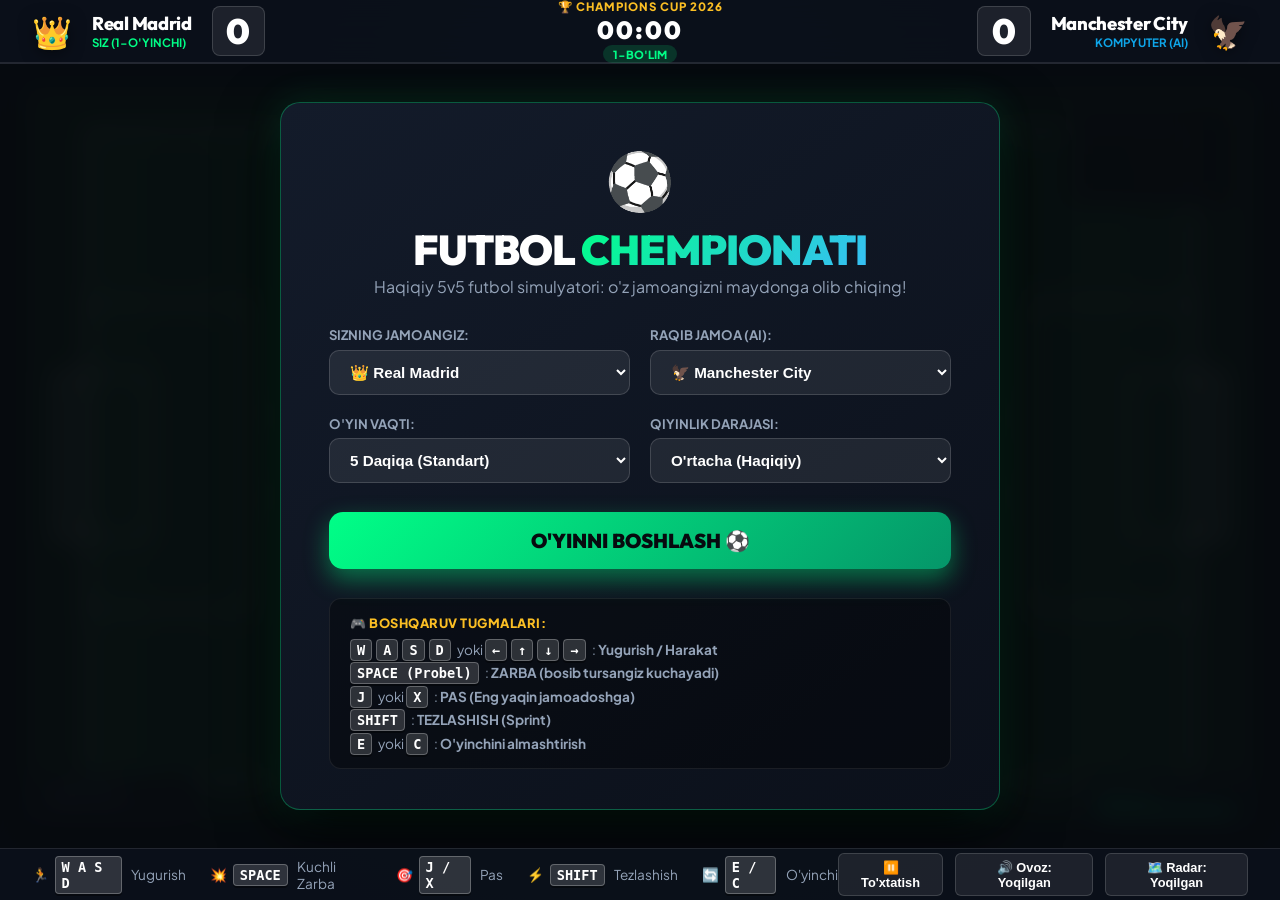
<file: bot/index.html>
<!DOCTYPE html>
<html lang="uz">
<head>
  <meta charset="UTF-8">
  <meta name="viewport" content="width=device-width, initial-scale=1.0">
  <title>Futbol Chempionati — O'ynaladigan Futbol O'yini</title>
  <meta name="description" content="Brauzerda haqiqiy futbol o'yini: jamoangizni boshqaring, pas bering, zarba yo'llang va gollar uring!">
  <link rel="stylesheet" href="style.css">
</head>
<body>

  <div class="game-wrapper">
    <!-- Top Game Bar / Scoreboard -->
    <header class="match-scoreboard" id="matchScoreboard">
      <div class="score-team home-side">
        <div class="team-emblem" id="homeEmblem">👑</div>
        <div class="team-meta">
          <span class="team-title" id="homeTeamName">Real Madrid</span>
          <span class="team-badge-sub">SIZ (1-O'yinchi)</span>
        </div>
        <div class="team-goals" id="homeGoalsDisplay">0</div>
      </div>

      <div class="match-center-clock">
        <div class="tournament-name">🏆 CHAMPIONS CUP 2026</div>
        <div class="game-timer" id="gameTimerDisplay">00:00</div>
        <div class="match-half" id="matchHalfDisplay">1-BO'LIM</div>
      </div>

      <div class="score-team away-side">
        <div class="team-goals" id="awayGoalsDisplay">0</div>
        <div class="team-meta" style="text-align: right;">
          <span class="team-title" id="awayTeamName">Manchester City</span>
          <span class="team-badge-sub">KOMPYUTER (AI)</span>
        </div>
        <div class="team-emblem" id="awayEmblem">🦅</div>
      </div>
    </header>

    <!-- Main Game Canvas Container -->
    <div class="canvas-container" id="canvasContainer">
      <canvas id="footballCanvas" width="1200" height="720"></canvas>

      <!-- On-Screen Shot Power Meter -->
      <div class="power-meter-container" id="powerMeterContainer">
        <div class="power-meter-label">ZARBA KUCHI</div>
        <div class="power-meter-track">
          <div class="power-meter-bar" id="powerMeterBar"></div>
        </div>
      </div>

      <!-- Stamina / Active Player UI -->
      <div class="player-hud" id="playerHud">
        <div class="hud-player-name" id="hudPlayerName">Hujumchi</div>
        <div class="stamina-track">
          <div class="stamina-bar" id="staminaBar"></div>
        </div>
      </div>

      <!-- Goal Announcement Overlay -->
      <div class="goal-banner" id="goalBanner">
        <div class="goal-text">GOOOOL! ⚽🔥</div>
        <div class="goal-subtext" id="goalSubtext">Ajoyib zarba!</div>
      </div>

      <!-- Match Start / Menu Overlay -->
      <div class="menu-overlay" id="menuOverlay">
        <div class="menu-card">
          <div class="menu-header">
            <span class="menu-icon">⚽</span>
            <h1 class="menu-main-title">FUTBOL <span>CHEMPIONATI</span></h1>
            <p class="menu-tagline">Haqiqiy 5v5 futbol simulyatori: o'z jamoangizni maydonga olib chiqing!</p>
          </div>

          <div class="team-selection-grid">
            <div class="select-box">
              <label for="selectHomeTeam">Sizning Jamoangiz:</label>
              <select id="selectHomeTeam" class="team-select">
                <option value="real" selected>👑 Real Madrid</option>
                <option value="barca">🔵🔴 Barcelona</option>
                <option value="city">🦅 Manchester City</option>
                <option value="arsenal">🔴 Arsenal</option>
                <option value="uzbekistan">🇺🇿 O'zbekiston Terma Jamoasi</option>
                <option value="nasaf">🐉 Nasaf (Qarshi)</option>
                <option value="pakhtakor">🦁 Paxtakor (Toshkent)</option>
                <option value="inter">🐍 Inter Milan</option>
              </select>
            </div>

            <div class="select-box">
              <label for="selectAwayTeam">Raqib Jamoa (AI):</label>
              <select id="selectAwayTeam" class="team-select">
                <option value="city" selected>🦅 Manchester City</option>
                <option value="real">👑 Real Madrid</option>
                <option value="barca">🔵🔴 Barcelona</option>
                <option value="arsenal">🔴 Arsenal</option>
                <option value="uzbekistan">🇺🇿 O'zbekiston Terma Jamoasi</option>
                <option value="nasaf">🐉 Nasaf (Qarshi)</option>
                <option value="pakhtakor">🦁 Paxtakor (Toshkent)</option>
                <option value="inter">🐍 Inter Milan</option>
              </select>
            </div>
          </div>

          <div class="match-settings-row">
            <div class="setting-item">
              <label for="selectDuration">O'yin Vaqti:</label>
              <select id="selectDuration" class="setting-select">
                <option value="180">3 Daqiqa (Tezkor)</option>
                <option value="300" selected>5 Daqiqa (Standart)</option>
                <option value="480">8 Daqiqa (To'liq)</option>
              </select>
            </div>

            <div class="setting-item">
              <label for="selectDifficulty">Qiyinlik Darajasi:</label>
              <select id="selectDifficulty" class="setting-select">
                <option value="easy">Oson (Yangi boshlovchi)</option>
                <option value="medium" selected>O'rtacha (Haqiqiy)</option>
                <option value="hard">Qiyin (Professional)</option>
              </select>
            </div>
          </div>

          <button id="startGameBtn" class="btn-play-game">
            <span>O'YINNI BOSHLASH ⚽</span>
          </button>

          <!-- Controls Help Box -->
          <div class="controls-cheatsheet">
            <h3>🎮 BOSHQARUV TUGMALARI:</h3>
            <div class="keys-grid">
              <div class="key-item"><kbd>W</kbd><kbd>A</kbd><kbd>S</kbd><kbd>D</kbd> yoki <kbd>←</kbd><kbd>↑</kbd><kbd>↓</kbd><kbd>→</kbd> : <strong>Yugurish / Harakat</strong></div>
              <div class="key-item"><kbd>SPACE (Probel)</kbd> : <strong>ZARBA (bosib tursangiz kuchayadi)</strong></div>
              <div class="key-item"><kbd>J</kbd> yoki <kbd>X</kbd> : <strong>PAS (Eng yaqin jamoadoshga)</strong></div>
              <div class="key-item"><kbd>SHIFT</kbd> : <strong>TEZLASHISH (Sprint)</strong></div>
              <div class="key-item"><kbd>E</kbd> yoki <kbd>C</kbd> : <strong>O'yinchini almashtirish</strong></div>
            </div>
          </div>
        </div>
      </div>

      <!-- Match Over / Results Overlay -->
      <div class="menu-overlay" id="gameOverOverlay" style="display: none;">
        <div class="menu-card" style="max-width: 550px;">
          <h2 style="font-size: 2.2rem; color: var(--accent-green); margin-bottom: 0.5rem;" id="matchResultTitle">O'YIN YAKUNLANDI!</h2>
          <div style="font-size: 3rem; font-weight: 900; margin: 1rem 0;" id="finalScoreDisplay">3 - 1</div>
          
          <div class="end-stats-box" id="endStatsBox">
            <!-- Filled dynamically -->
          </div>

          <div style="display: flex; gap: 1rem; margin-top: 1.5rem; justify-content: center;">
            <button class="btn-play-game" onclick="restartMatch()">QAYTA O'YNASH 🔄</button>
            <button class="btn-play-game" style="background: rgba(255,255,255,0.15);" onclick="openMainMenu()">MENYU 📋</button>
          </div>
        </div>
      </div>
    </div>

    <!-- On-screen mobile/mouse virtual controls (optional helpful touch buttons) -->
    <footer class="game-footer-bar">
      <div class="quick-hints">
        <span>🏃 <kbd>W A S D</kbd> Yugurish</span>
        <span>💥 <kbd>SPACE</kbd> Kuchli Zarba</span>
        <span>🎯 <kbd>J / X</kbd> Pas</span>
        <span>⚡ <kbd>SHIFT</kbd> Tezlashish</span>
        <span>🔄 <kbd>E / C</kbd> O'yinchi</span>
      </div>

      <div class="footer-actions">
        <button id="pauseMatchBtn" class="action-btn">⏸️ To'xtatish</button>
        <button id="soundToggleBtn" class="action-btn">🔊 Ovoz: Yoqilgan</button>
        <button id="radarToggleBtn" class="action-btn">🗺️ Radar: Yoqilgan</button>
      </div>
    </footer>
  </div>

  <script src="app.js"></script>
</body>
</html>
</file>
<file: bot/style.css>
@import url('https://fonts.googleapis.com/css2?family=Outfit:wght@400;600;700;800;900&family=Plus+Jakarta+Sans:wght@500;700;800&display=swap');

:root {
  --bg-dark: #070a0f;
  --bg-card: rgba(14, 20, 31, 0.88);
  --border-glow: rgba(0, 255, 135, 0.35);
  --accent-green: #00ff87;
  --accent-blue: #0ea5e9;
  --accent-red: #ff385c;
  --accent-gold: #fbbf24;
  --text-white: #ffffff;
  --text-dim: #94a3b8;
  --font-main: 'Outfit', sans-serif;
  --font-body: 'Plus Jakarta Sans', sans-serif;
}

* {
  margin: 0;
  padding: 0;
  box-sizing: border-box;
  user-select: none;
}

body {
  background-color: var(--bg-dark);
  font-family: var(--font-body);
  color: var(--text-white);
  height: 100vh;
  display: flex;
  flex-direction: column;
  overflow: hidden;
}

.game-wrapper {
  display: flex;
  flex-direction: column;
  width: 100vw;
  height: 100vh;
  background: radial-gradient(circle at 50% 20%, #111a2e 0%, #060910 80%);
}

/* Match Scoreboard */
.match-scoreboard {
  height: 64px;
  background: rgba(11, 16, 26, 0.95);
  border-bottom: 2px solid rgba(255, 255, 255, 0.1);
  display: flex;
  justify-content: space-between;
  align-items: center;
  padding: 0 2rem;
  backdrop-filter: blur(16px);
  z-index: 20;
}

.score-team {
  display: flex;
  align-items: center;
  gap: 1.25rem;
  min-width: 280px;
}

.away-side {
  justify-content: flex-end;
}

.team-emblem {
  font-size: 2rem;
  filter: drop-shadow(0 2px 8px rgba(0,0,0,0.5));
}

.team-meta {
  display: flex;
  flex-direction: column;
}

.team-title {
  font-family: var(--font-main);
  font-weight: 800;
  font-size: 1.15rem;
  letter-spacing: -0.3px;
}

.team-badge-sub {
  font-size: 0.72rem;
  font-weight: 700;
  color: var(--accent-green);
  text-transform: uppercase;
}

.away-side .team-badge-sub {
  color: var(--accent-blue);
}

.team-goals {
  font-family: var(--font-main);
  font-size: 2.2rem;
  font-weight: 900;
  background: rgba(255, 255, 255, 0.08);
  padding: 0.1rem 0.85rem;
  border-radius: 8px;
  border: 1px solid rgba(255, 255, 255, 0.15);
  min-width: 50px;
  text-align: center;
}

.match-center-clock {
  display: flex;
  flex-direction: column;
  align-items: center;
}

.tournament-name {
  font-size: 0.72rem;
  font-weight: 800;
  letter-spacing: 1px;
  color: var(--accent-gold);
}

.game-timer {
  font-family: var(--font-main);
  font-size: 1.55rem;
  font-weight: 900;
  letter-spacing: 2px;
  color: #fff;
}

.match-half {
  font-size: 0.7rem;
  font-weight: 800;
  background: rgba(0, 255, 135, 0.15);
  color: var(--accent-green);
  padding: 0.1rem 0.6rem;
  border-radius: 99px;
}

/* Canvas Container */
.canvas-container {
  flex: 1;
  position: relative;
  display: flex;
  align-items: center;
  justify-content: center;
  background: #0d121c;
  overflow: hidden;
}

canvas#footballCanvas {
  max-width: 100%;
  max-height: 100%;
  width: auto;
  height: 94%;
  aspect-ratio: 1200 / 720;
  box-shadow: 0 10px 40px rgba(0, 0, 0, 0.8), 0 0 20px rgba(0, 255, 135, 0.15);
  border-radius: 12px;
  background-color: #1f6b32;
  cursor: crosshair;
}

/* Power Meter */
.power-meter-container {
  position: absolute;
  bottom: 24px;
  left: 30px;
  background: rgba(11, 16, 26, 0.85);
  backdrop-filter: blur(8px);
  padding: 8px 14px;
  border-radius: 8px;
  border: 1px solid rgba(255, 255, 255, 0.15);
  display: flex;
  flex-direction: column;
  gap: 4px;
  pointer-events: none;
  z-index: 10;
}

.power-meter-label {
  font-size: 0.7rem;
  font-weight: 800;
  color: var(--text-dim);
  text-transform: uppercase;
}

.power-meter-track {
  width: 140px;
  height: 12px;
  background: rgba(255, 255, 255, 0.1);
  border-radius: 6px;
  overflow: hidden;
}

.power-meter-bar {
  width: 0%;
  height: 100%;
  background: linear-gradient(90deg, #00ff87, #fbbf24, #ff385c);
  transition: width 0.05s linear;
}

/* Player HUD */
.player-hud {
  position: absolute;
  bottom: 24px;
  right: 30px;
  background: rgba(11, 16, 26, 0.85);
  backdrop-filter: blur(8px);
  padding: 8px 14px;
  border-radius: 8px;
  border: 1px solid rgba(255, 255, 255, 0.15);
  display: flex;
  flex-direction: column;
  gap: 4px;
  pointer-events: none;
  z-index: 10;
}

.hud-player-name {
  font-size: 0.8rem;
  font-weight: 800;
  color: var(--accent-green);
}

.stamina-track {
  width: 140px;
  height: 8px;
  background: rgba(255, 255, 255, 0.1);
  border-radius: 4px;
  overflow: hidden;
}

.stamina-bar {
  width: 100%;
  height: 100%;
  background: var(--accent-green);
  transition: width 0.1s;
}

/* Goal Banner Animation */
.goal-banner {
  position: absolute;
  top: 50%;
  left: 50%;
  transform: translate(-50%, -50%) scale(0.3);
  opacity: 0;
  pointer-events: none;
  background: radial-gradient(circle, rgba(16, 185, 129, 0.95) 0%, rgba(6, 78, 59, 0.95) 100%);
  border: 4px solid #fff;
  border-radius: 20px;
  padding: 2.5rem 5rem;
  text-align: center;
  box-shadow: 0 0 60px rgba(0, 255, 135, 0.8), 0 20px 50px rgba(0, 0, 0, 0.8);
  z-index: 40;
  transition: all 0.4s cubic-bezier(0.175, 0.885, 0.32, 1.275);
}

.goal-banner.show {
  transform: translate(-50%, -50%) scale(1);
  opacity: 1;
}

.goal-text {
  font-family: var(--font-main);
  font-size: 4.5rem;
  font-weight: 900;
  color: #ffffff;
  text-shadow: 0 4px 20px rgba(0, 0, 0, 0.6);
  letter-spacing: 2px;
}

.goal-subtext {
  font-size: 1.4rem;
  font-weight: 700;
  color: var(--accent-gold);
}

/* Menu Overlays */
.menu-overlay {
  position: absolute;
  top: 0;
  left: 0;
  width: 100%;
  height: 100%;
  background: rgba(7, 10, 15, 0.92);
  backdrop-filter: blur(12px);
  display: flex;
  align-items: center;
  justify-content: center;
  z-index: 50;
  padding: 1.5rem;
}

.menu-card {
  background: linear-gradient(145deg, #131b2a, #0b101a);
  border: 1px solid rgba(0, 255, 135, 0.3);
  border-radius: 20px;
  padding: 2.5rem 3rem;
  max-width: 720px;
  width: 100%;
  text-align: center;
  box-shadow: 0 20px 60px rgba(0, 0, 0, 0.8), 0 0 35px rgba(0, 255, 135, 0.15);
}

.menu-icon {
  font-size: 3.5rem;
  display: block;
  margin-bottom: 0.5rem;
}

.menu-main-title {
  font-family: var(--font-main);
  font-size: 2.6rem;
  font-weight: 900;
  letter-spacing: -1px;
}

.menu-main-title span {
  background: linear-gradient(135deg, #00ff87, #38bdf8);
  -webkit-background-clip: text;
  -webkit-text-fill-color: transparent;
}

.menu-tagline {
  color: var(--text-dim);
  font-size: 1rem;
  margin-bottom: 1.8rem;
}

.team-selection-grid {
  display: grid;
  grid-template-columns: 1fr 1fr;
  gap: 1.25rem;
  margin-bottom: 1.25rem;
}

.select-box {
  text-align: left;
}

.select-box label, .setting-item label {
  display: block;
  font-size: 0.82rem;
  font-weight: 700;
  color: var(--text-dim);
  margin-bottom: 0.4rem;
  text-transform: uppercase;
}

.team-select, .setting-select {
  width: 100%;
  background: rgba(255, 255, 255, 0.08);
  border: 1px solid rgba(255, 255, 255, 0.15);
  color: #fff;
  padding: 0.75rem 1rem;
  border-radius: 10px;
  font-size: 0.95rem;
  font-weight: 700;
  outline: none;
  cursor: pointer;
  transition: all 0.2s;
}

.team-select:focus, .setting-select:focus {
  border-color: var(--accent-green);
  background: rgba(255, 255, 255, 0.12);
  box-shadow: 0 0 15px rgba(0, 255, 135, 0.3);
}

.match-settings-row {
  display: grid;
  grid-template-columns: 1fr 1fr;
  gap: 1.25rem;
  margin-bottom: 1.8rem;
  text-align: left;
}

.btn-play-game {
  background: linear-gradient(135deg, #00ff87, #059669);
  color: #070a0f;
  border: none;
  padding: 1rem 2.5rem;
  font-family: var(--font-main);
  font-size: 1.25rem;
  font-weight: 900;
  border-radius: 14px;
  cursor: pointer;
  transition: all 0.2s cubic-bezier(0.175, 0.885, 0.32, 1.275);
  box-shadow: 0 10px 25px rgba(0, 255, 135, 0.4);
  width: 100%;
}

.btn-play-game:hover {
  transform: translateY(-3px) scale(1.02);
  box-shadow: 0 14px 35px rgba(0, 255, 135, 0.6);
  background: #39ff9f;
}

/* Cheatsheet */
.controls-cheatsheet {
  background: rgba(0, 0, 0, 0.35);
  border: 1px solid rgba(255, 255, 255, 0.08);
  border-radius: 12px;
  padding: 1rem 1.25rem;
  margin-top: 1.8rem;
  text-align: left;
}

.controls-cheatsheet h3 {
  font-size: 0.8rem;
  color: var(--accent-gold);
  margin-bottom: 0.65rem;
  font-weight: 800;
  letter-spacing: 0.5px;
}

.keys-grid {
  display: grid;
  grid-template-columns: 1fr;
  gap: 0.4rem;
  font-size: 0.85rem;
  color: var(--text-dim);
}

kbd {
  background: rgba(255, 255, 255, 0.15);
  border: 1px solid rgba(255, 255, 255, 0.25);
  border-radius: 4px;
  padding: 2px 6px;
  font-family: monospace;
  font-weight: 700;
  color: #fff;
  margin-right: 4px;
  box-shadow: 0 2px 0 rgba(0,0,0,0.4);
}

.end-stats-box {
  background: rgba(0, 0, 0, 0.4);
  border-radius: 10px;
  padding: 1rem;
  margin: 1rem 0;
  font-size: 0.95rem;
  color: var(--text-dim);
  display: flex;
  flex-direction: column;
  gap: 0.6rem;
}

/* Footer Control Bar */
.game-footer-bar {
  height: 52px;
  background: rgba(11, 16, 26, 0.95);
  border-top: 1px solid rgba(255, 255, 255, 0.1);
  display: flex;
  justify-content: space-between;
  align-items: center;
  padding: 0 2rem;
  font-size: 0.85rem;
  z-index: 20;
}

.quick-hints {
  display: flex;
  gap: 1.5rem;
  color: var(--text-dim);
}

.quick-hints span {
  display: flex;
  align-items: center;
  gap: 0.35rem;
}

.footer-actions {
  display: flex;
  gap: 0.75rem;
}

.action-btn {
  background: rgba(255, 255, 255, 0.08);
  border: 1px solid rgba(255, 255, 255, 0.15);
  color: #fff;
  padding: 0.35rem 0.85rem;
  border-radius: 6px;
  font-weight: 700;
  font-size: 0.8rem;
  cursor: pointer;
  transition: all 0.2s;
}

.action-btn:hover {
  background: rgba(0, 255, 135, 0.2);
  border-color: var(--accent-green);
}
</file>
